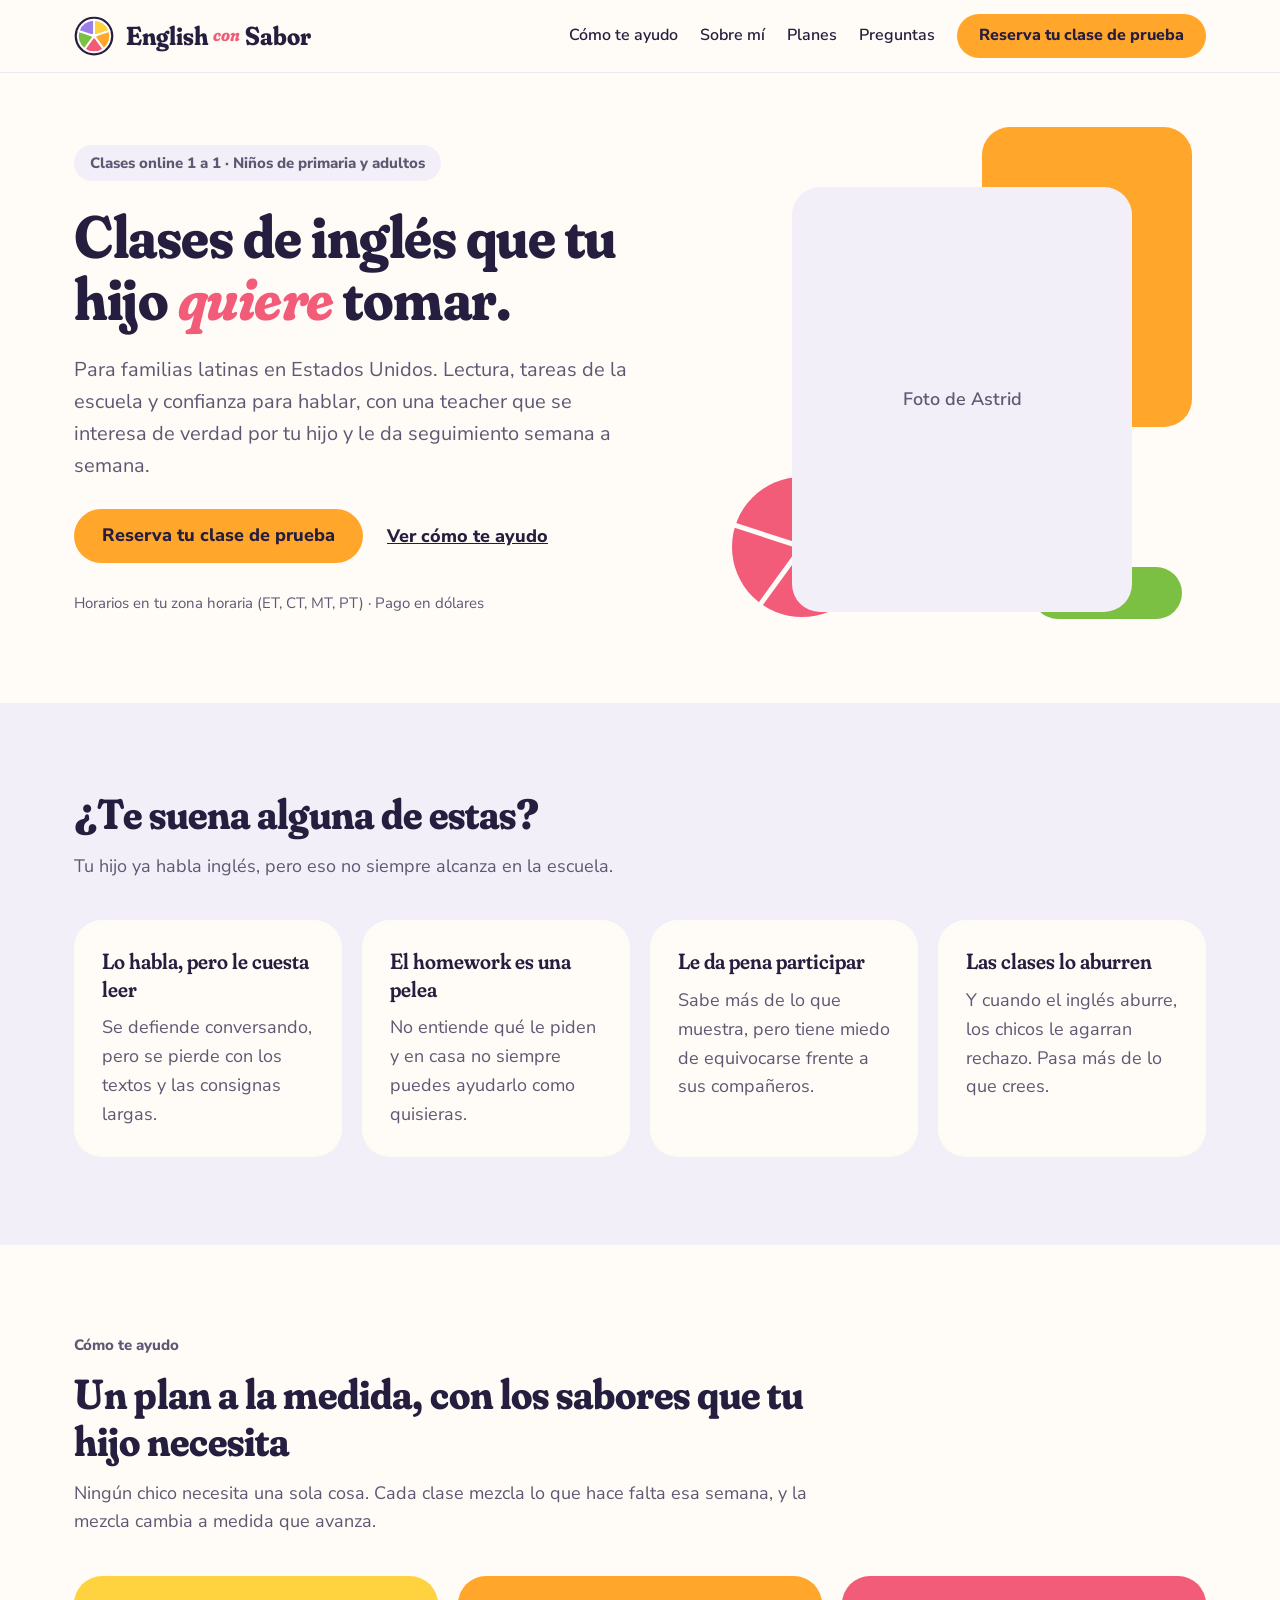
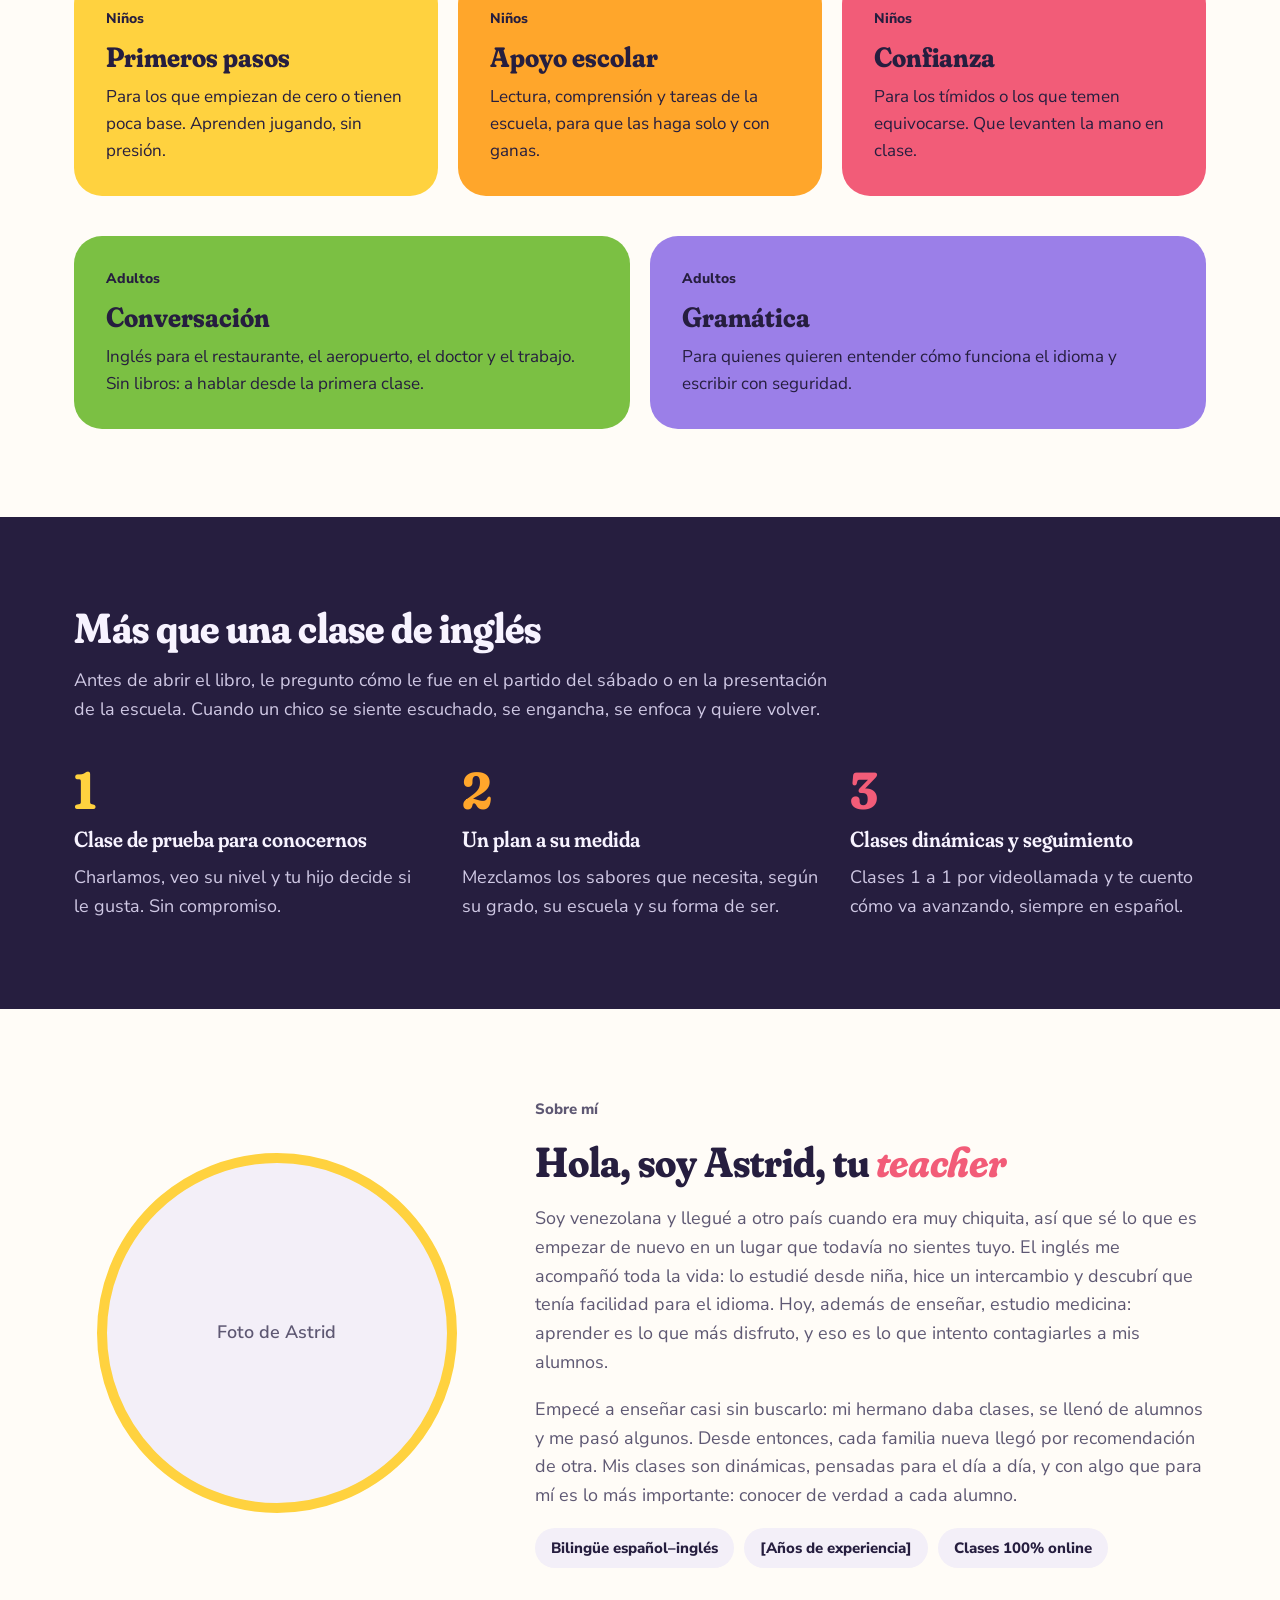
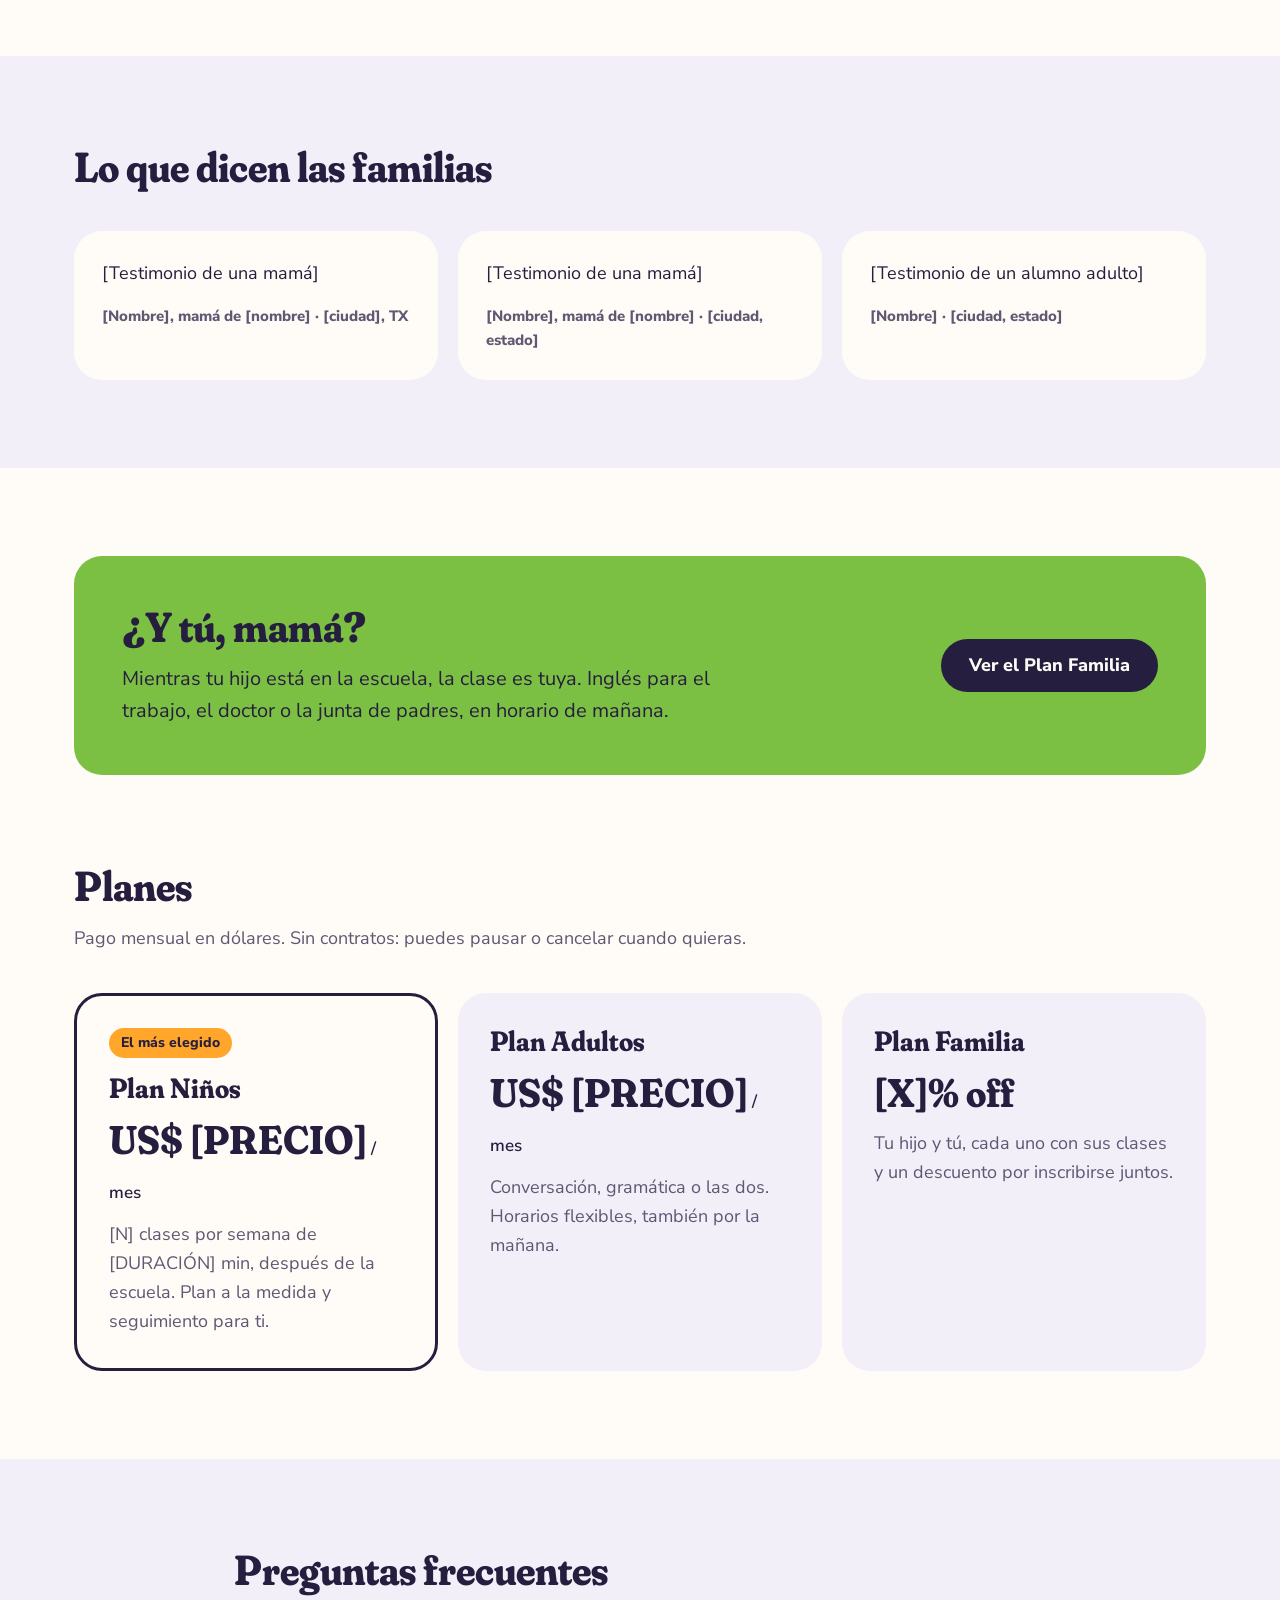
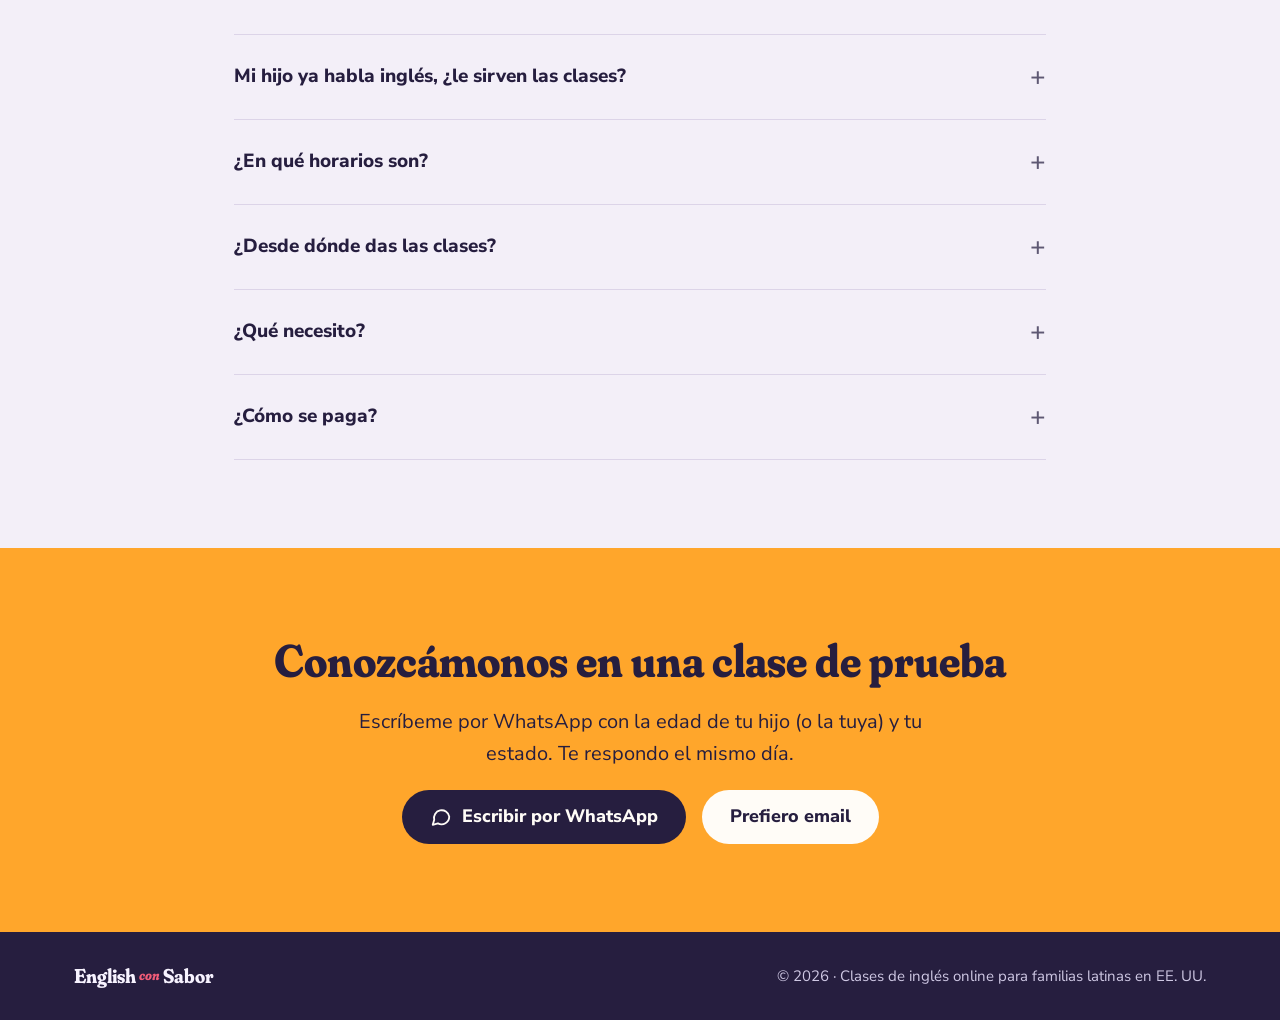
<file: index.html>
<!doctype html>
<html lang="es-US">
<head>
<meta charset="utf-8">
<meta name="viewport" content="width=device-width, initial-scale=1">
<title>Clases de inglés online para niños latinos en EE. UU. | English con Sabor</title>
<meta name="description" content="Clases de inglés online 1 a 1 para niños de primaria y adultos latinos en Estados Unidos. Apoyo escolar, lectura y confianza, en tu zona horaria. Clase de prueba.">
<!-- TODO: cambiar el dominio cuando lo compremos -->
<link rel="canonical" href="https://englishconsabor.com/">
<meta name="theme-color" content="#FFA62B">
<link rel="icon" href="/img/rodaja.svg" type="image/svg+xml">

<!-- Cómo se ve el link al compartirlo (WhatsApp, Facebook) -->
<meta property="og:type" content="website">
<meta property="og:locale" content="es_US">
<meta property="og:site_name" content="English con Sabor">
<meta property="og:title" content="English con Sabor — Clases de inglés que tu hijo quiere tomar">
<meta property="og:description" content="Clases online 1 a 1 para familias latinas en Estados Unidos. Apoyo escolar, lectura y confianza para hablar.">
<meta property="og:url" content="https://englishconsabor.com/">
<!-- TODO: crear og-image.jpg (1200x630) cuando estén las fotos -->
<meta property="og:image" content="https://englishconsabor.com/img/og-image.jpg">
<meta name="twitter:card" content="summary_large_image">

<link rel="preconnect" href="https://fonts.googleapis.com">
<link rel="preconnect" href="https://fonts.gstatic.com" crossorigin>
<link href="https://fonts.googleapis.com/css2?family=Fraunces:ital,opsz,wght,SOFT@0,9..144,600..700,100;1,9..144,600..700,100&family=Nunito+Sans:wght@400;600;800&display=swap" rel="stylesheet">
<link rel="stylesheet" href="/styles.css">

<script type="application/ld+json">
{
  "@context": "https://schema.org",
  "@graph": [
    {
      "@type": "EducationalOrganization",
      "@id": "https://englishconsabor.com/#org",
      "name": "English con Sabor",
      "url": "https://englishconsabor.com/",
      "logo": "https://englishconsabor.com/img/rodaja.svg",
      "description": "Clases de inglés online 1 a 1 para niños de primaria y adultos latinos en Estados Unidos.",
      "areaServed": {"@type": "Country", "name": "United States"},
      "availableLanguage": ["es", "en"],
      "founder": {"@id": "https://englishconsabor.com/#astrid"},
      "makesOffer": [
        {"@type": "Offer", "itemOffered": {"@type": "Service", "name": "Clases de inglés online para niños", "description": "Primeros pasos, apoyo escolar y confianza para niños de primaria."}},
        {"@type": "Offer", "itemOffered": {"@type": "Service", "name": "Clases de inglés online para adultos", "description": "Conversación para situaciones reales y gramática."}}
      ]
    },
    {
      "@type": "Person",
      "@id": "https://englishconsabor.com/#astrid",
      "name": "Astrid",
      "jobTitle": "Profesora de inglés",
      "worksFor": {"@id": "https://englishconsabor.com/#org"},
      "knowsLanguage": ["es", "en"]
    },
    {
      "@type": "FAQPage",
      "mainEntity": [
        {"@type": "Question", "name": "Mi hijo ya habla inglés, ¿le sirven las clases?", "acceptedAnswer": {"@type": "Answer", "text": "Sí, y es el caso más común. Trabajamos lectura, comprensión y las tareas de la escuela, que es donde más se nota la diferencia."}},
        {"@type": "Question", "name": "¿En qué horarios son las clases?", "acceptedAnswer": {"@type": "Answer", "text": "Los niños, después de la escuela. Los adultos, también por la mañana. Siempre en tu zona horaria de Estados Unidos."}},
        {"@type": "Question", "name": "¿Desde dónde das las clases?", "acceptedAnswer": {"@type": "Answer", "text": "Las clases son online, por videollamada, con alumnos en varios estados, sobre todo en Texas."}},
        {"@type": "Question", "name": "¿Qué necesito para las clases?", "acceptedAnswer": {"@type": "Answer", "text": "Una computadora o tablet con cámara y buena conexión a internet."}},
        {"@type": "Question", "name": "¿Cómo se paga?", "acceptedAnswer": {"@type": "Answer", "text": "En dólares, a mes adelantado."}}
      ]
    }
  ]
}
</script>
</head>
<body>

<header class="site-header">
  <nav class="nav wrap" aria-label="Principal">
    <a href="#inicio" class="brand" aria-label="English con Sabor, inicio">
      <img src="/img/rodaja.svg" width="40" height="40" alt="">
      <span class="wordmark">English <em>con</em> Sabor</span>
    </a>
    <div class="nav-links">
      <a href="#sabores">Cómo te ayudo</a>
      <a href="#sobre-mi">Sobre mí</a>
      <a href="#planes">Planes</a>
      <a href="#preguntas">Preguntas</a>
      <a href="#reservar" class="btn btn-mango btn-sm">Reserva tu clase de prueba</a>
    </div>
  </nav>
</header>

<main>

<!-- HERO -->
<section id="inicio" class="hero">
  <div class="wrap hero-grid">
    <div class="hero-text">
      <p class="pill">Clases online 1 a 1 · Niños de primaria y adultos</p>
      <h1 class="display">Clases de inglés que tu hijo <em>quiere</em> tomar.</h1>
      <p class="lead">Para familias latinas en Estados Unidos. Lectura, tareas de la escuela y confianza para hablar, con una teacher que se interesa de verdad por tu hijo y le da seguimiento semana a semana.</p>
      <div class="actions">
        <a href="#reservar" class="btn btn-mango">Reserva tu clase de prueba</a>
        <a href="#sabores" class="link-strong">Ver cómo te ayudo</a>
      </div>
      <p class="small muted">Horarios en tu zona horaria (ET, CT, MT, PT) · Pago en dólares</p>
    </div>
    <div class="hero-art">
      <svg class="hero-shapes" viewBox="0 0 460 520" aria-hidden="true">
        <rect x="250" y="0" width="210" height="300" rx="28" fill="#FFA62B"/>
        <circle cx="70" cy="420" r="70" fill="#F25C78"/>
        <path d="M70 420V350M70 420L136.6 398.4M70 420L111.1 476.6M70 420L28.9 476.6M70 420L3.4 398.4" stroke="#FFFCF7" stroke-width="5" stroke-linecap="round"/>
        <rect x="300" y="440" width="150" height="52" rx="26" fill="#7BC043"/>
      </svg>
      <!-- TODO FOTO: reemplazar este div por
           <img class="hero-photo" src="/img/astrid-hero.jpg" width="680" height="850" alt="Astrid, profesora de inglés de English con Sabor, dando clase online"> -->
      <div class="hero-photo placeholder">Foto de Astrid</div>
    </div>
  </div>
</section>

<!-- PROBLEMAS -->
<section class="section bg-nube">
  <div class="wrap stack-lg">
    <div class="intro">
      <h2 class="h2">¿Te suena alguna de estas?</h2>
      <p class="muted">Tu hijo ya habla inglés, pero eso no siempre alcanza en la escuela.</p>
    </div>
    <div class="cards">
      <article class="card">
        <h3 class="h3">Lo habla, pero le cuesta leer</h3>
        <p class="muted">Se defiende conversando, pero se pierde con los textos y las consignas largas.</p>
      </article>
      <article class="card">
        <h3 class="h3">El homework es una pelea</h3>
        <p class="muted">No entiende qué le piden y en casa no siempre puedes ayudarlo como quisieras.</p>
      </article>
      <article class="card">
        <h3 class="h3">Le da pena participar</h3>
        <p class="muted">Sabe más de lo que muestra, pero tiene miedo de equivocarse frente a sus compañeros.</p>
      </article>
      <article class="card">
        <h3 class="h3">Las clases lo aburren</h3>
        <p class="muted">Y cuando el inglés aburre, los chicos le agarran rechazo. Pasa más de lo que crees.</p>
      </article>
    </div>
  </div>
</section>

<!-- SABORES -->
<section id="sabores" class="section">
  <div class="wrap stack-lg">
    <div class="intro">
      <p class="eyebrow">Cómo te ayudo</p>
      <h2 class="h2">Un plan a la medida, con los sabores que tu hijo necesita</h2>
      <p class="muted">Ningún chico necesita una sola cosa. Cada clase mezcla lo que hace falta esa semana, y la mezcla cambia a medida que avanza.</p>
    </div>
    <div class="cards">
      <article class="sabor bg-maracuya">
        <p class="label">Niños</p>
        <h3 class="h3-lg">Primeros pasos</h3>
        <p>Para los que empiezan de cero o tienen poca base. Aprenden jugando, sin presión.</p>
      </article>
      <article class="sabor bg-mango">
        <p class="label">Niños</p>
        <h3 class="h3-lg">Apoyo escolar</h3>
        <p>Lectura, comprensión y tareas de la escuela, para que las haga solo y con ganas.</p>
      </article>
      <article class="sabor bg-frutilla">
        <p class="label">Niños</p>
        <h3 class="h3-lg">Confianza</h3>
        <p>Para los tímidos o los que temen equivocarse. Que levanten la mano en clase.</p>
      </article>
    </div>
    <div class="cards cards-wide">
      <article class="sabor bg-lima">
        <p class="label">Adultos</p>
        <h3 class="h3-lg">Conversación</h3>
        <p>Inglés para el restaurante, el aeropuerto, el doctor y el trabajo. Sin libros: a hablar desde la primera clase.</p>
      </article>
      <article class="sabor bg-mora">
        <p class="label">Adultos</p>
        <h3 class="h3-lg">Gramática</h3>
        <p>Para quienes quieren entender cómo funciona el idioma y escribir con seguridad.</p>
      </article>
    </div>
  </div>
</section>

<!-- VÍNCULO Y PASOS -->
<section class="section bg-tinta">
  <div class="wrap stack-lg">
    <div class="intro">
      <h2 class="h2">Más que una clase de inglés</h2>
      <p class="on-dark-muted">Antes de abrir el libro, le pregunto cómo le fue en el partido del sábado o en la presentación de la escuela. Cuando un chico se siente escuchado, se engancha, se enfoca y quiere volver.</p>
    </div>
    <ol class="steps">
      <li>
        <span class="step-num c-maracuya">1</span>
        <h3 class="h3">Clase de prueba para conocernos</h3>
        <p class="on-dark-muted">Charlamos, veo su nivel y tu hijo decide si le gusta. Sin compromiso.</p>
      </li>
      <li>
        <span class="step-num c-mango">2</span>
        <h3 class="h3">Un plan a su medida</h3>
        <p class="on-dark-muted">Mezclamos los sabores que necesita, según su grado, su escuela y su forma de ser.</p>
      </li>
      <li>
        <span class="step-num c-frutilla">3</span>
        <h3 class="h3">Clases dinámicas y seguimiento</h3>
        <p class="on-dark-muted">Clases 1 a 1 por videollamada y te cuento cómo va avanzando, siempre en español.</p>
      </li>
    </ol>
  </div>
</section>

<!-- SOBRE MÍ -->
<section id="sobre-mi" class="section">
  <div class="wrap about">
    <div class="about-photo-wrap">
      <!-- TODO FOTO: reemplazar este div por
           <img class="about-photo" src="/img/astrid.jpg" width="720" height="720" alt="Astrid, profesora de inglés"> -->
      <div class="about-photo placeholder">Foto de Astrid</div>
    </div>
    <div class="about-text stack">
      <p class="eyebrow">Sobre mí</p>
      <h2 class="h2">Hola, soy Astrid, tu <em>teacher</em></h2>
      <p class="muted">Soy venezolana y llegué a otro país cuando era muy chiquita, así que sé lo que es empezar de nuevo en un lugar que todavía no sientes tuyo. El inglés me acompañó toda la vida: lo estudié desde niña, hice un intercambio y descubrí que tenía facilidad para el idioma. Hoy, además de enseñar, estudio medicina: aprender es lo que más disfruto, y eso es lo que intento contagiarles a mis alumnos.</p>
      <p class="muted">Empecé a enseñar casi sin buscarlo: mi hermano daba clases, se llenó de alumnos y me pasó algunos. Desde entonces, cada familia nueva llegó por recomendación de otra. Mis clases son dinámicas, pensadas para el día a día, y con algo que para mí es lo más importante: conocer de verdad a cada alumno.</p>
      <ul class="chips">
        <li>Bilingüe español–inglés</li>
        <li><!-- TODO --> [Años de experiencia]</li>
        <li>Clases 100% online</li>
      </ul>
    </div>
  </div>
</section>

<!-- TESTIMONIOS -->
<section class="section bg-nube">
  <div class="wrap stack-lg">
    <h2 class="h2">Lo que dicen las familias</h2>
    <div class="cards">
      <!-- TODO TESTIMONIOS: reemplazar con los textos reales (con permiso de cada familia) -->
      <figure class="card quote">
        <blockquote>[Testimonio de una mamá]</blockquote>
        <figcaption>[Nombre], mamá de [nombre] · [ciudad], TX</figcaption>
      </figure>
      <figure class="card quote">
        <blockquote>[Testimonio de una mamá]</blockquote>
        <figcaption>[Nombre], mamá de [nombre] · [ciudad, estado]</figcaption>
      </figure>
      <figure class="card quote">
        <blockquote>[Testimonio de un alumno adulto]</blockquote>
        <figcaption>[Nombre] · [ciudad, estado]</figcaption>
      </figure>
    </div>
  </div>
</section>

<!-- FAMILIA -->
<section class="section section-tight-bottom">
  <div class="wrap">
    <div class="band bg-lima">
      <div class="stack">
        <h2 class="h2">¿Y tú, mamá?</h2>
        <p class="lead-dark">Mientras tu hijo está en la escuela, la clase es tuya. Inglés para el trabajo, el doctor o la junta de padres, en horario de mañana.</p>
      </div>
      <a href="#planes" class="btn btn-tinta">Ver el Plan Familia</a>
    </div>
  </div>
</section>

<!-- PLANES -->
<section id="planes" class="section">
  <div class="wrap stack-lg">
    <div class="intro">
      <h2 class="h2">Planes</h2>
      <p class="muted">Pago mensual en dólares. Sin contratos: puedes pausar o cancelar cuando quieras.</p>
    </div>
    <div class="cards">
      <article class="plan plan-featured">
        <p class="badge">El más elegido</p>
        <h3 class="h3-lg">Plan Niños</h3>
        <p class="price">US$ [PRECIO]<span> / mes</span></p>
        <p class="muted">[N] clases por semana de [DURACIÓN] min, después de la escuela. Plan a la medida y seguimiento para ti.</p>
      </article>
      <article class="plan">
        <h3 class="h3-lg">Plan Adultos</h3>
        <p class="price">US$ [PRECIO]<span> / mes</span></p>
        <p class="muted">Conversación, gramática o las dos. Horarios flexibles, también por la mañana.</p>
      </article>
      <article class="plan">
        <h3 class="h3-lg">Plan Familia</h3>
        <p class="price">[X]% off</p>
        <p class="muted">Tu hijo y tú, cada uno con sus clases y un descuento por inscribirse juntos.</p>
      </article>
    </div>
  </div>
</section>

<!-- PREGUNTAS -->
<section id="preguntas" class="section bg-nube">
  <div class="wrap-narrow stack-lg">
    <h2 class="h2">Preguntas frecuentes</h2>
    <div class="faq">
      <details>
        <summary>Mi hijo ya habla inglés, ¿le sirven las clases?</summary>
        <p>Sí, y es el caso más común. Trabajamos lectura, comprensión y las tareas de la escuela, que es donde más se nota la diferencia.</p>
      </details>
      <details>
        <summary>¿En qué horarios son?</summary>
        <p>Los niños, después de la escuela. Los adultos, también por la mañana. Siempre en tu zona horaria de Estados Unidos.</p>
      </details>
      <details>
        <summary>¿Desde dónde das las clases?</summary>
        <p>Doy clases online desde [PAÍS], con alumnos en varios estados, sobre todo en Texas. Todo es por videollamada, así que la distancia no se nota.</p>
      </details>
      <details>
        <summary>¿Qué necesito?</summary>
        <p>Una computadora o tablet con cámara y buena conexión. Usamos [Zoom / Google Meet].</p>
      </details>
      <details>
        <summary>¿Cómo se paga?</summary>
        <p>En dólares, a mes adelantado, por [Zelle / PayPal / tarjeta].</p>
      </details>
    </div>
  </div>
</section>

<!-- RESERVAR -->
<section id="reservar" class="section bg-mango">
  <div class="wrap-narrow cta">
    <h2 class="h2-lg">Conozcámonos en una clase de prueba</h2>
    <p class="lead-dark">Escríbeme por WhatsApp con la edad de tu hijo (o la tuya) y tu estado. Te respondo el mismo día.</p>
    <div class="actions actions-center">
      <!-- TODO: número con código de país, sin + ni espacios. Ej: https://wa.me/5491112345678 -->
      <a href="https://wa.me/NUMERO?text=Hola%20Astrid%2C%20quiero%20reservar%20una%20clase%20de%20prueba" class="btn btn-tinta">
        <svg width="22" height="22" viewBox="0 0 24 24" fill="none" stroke="currentColor" stroke-width="2" stroke-linecap="round" stroke-linejoin="round" aria-hidden="true"><path d="M21 11.5a8.4 8.4 0 0 1-12.4 7.4L3 20.5l1.6-5.4A8.4 8.4 0 1 1 21 11.5z"/></svg>
        Escribir por WhatsApp
      </a>
      <!-- TODO: email -->
      <a href="mailto:EMAIL" class="btn btn-leche">Prefiero email</a>
    </div>
  </div>
</section>

</main>

<footer class="site-footer">
  <div class="wrap footer-row">
    <span class="wordmark wordmark-light">English <em>con</em> Sabor</span>
    <span>© 2026 · Clases de inglés online para familias latinas en EE. UU.</span>
  </div>
</footer>

</body>
</html>
</file>
<file: styles.css>
/* English con Sabor — estilos. Colores y tipografías del manual de marca. */
:root {
  --leche: #FFFCF7;
  --nube: #F3EFF8;
  --tinta: #261E3F;
  --tinta-suave: #5E5873;
  --on-dark-muted: #CFC8E4;
  --mango: #FFA62B;
  --frutilla: #F25C78;
  --maracuya: #FFD23F;
  --lima: #7BC043;
  --mora: #9B7FE8;
  --linea: #DCD4E8;
  --radius-lg: 28px;
  --display: "Fraunces", Georgia, serif;
  --sans: "Nunito Sans", system-ui, sans-serif;
}

*, *::before, *::after { box-sizing: border-box; }
html { scroll-behavior: smooth; }
body {
  margin: 0;
  background: var(--leche);
  color: var(--tinta);
  font-family: var(--sans);
  font-size: 18px;
  line-height: 1.6;
  -webkit-font-smoothing: antialiased;
}
img { max-width: 100%; display: block; }
a { color: var(--tinta); }
a:hover { color: var(--tinta-suave); }
:focus-visible { outline: 3px solid var(--mora); outline-offset: 3px; border-radius: 6px; }
p, h1, h2, h3 { margin: 0; }

/* Layout */
.wrap { max-width: 1180px; margin: 0 auto; padding: 0 24px; }
.wrap-narrow { max-width: 860px; margin: 0 auto; padding: 0 24px; }
.section { padding: 88px 0; }
.section-tight-bottom { padding-bottom: 0; }
.stack { display: flex; flex-direction: column; gap: 18px; }
.stack-lg { display: flex; flex-direction: column; gap: 40px; }
.intro { max-width: 760px; display: flex; flex-direction: column; gap: 14px; }
.cards { display: flex; flex-wrap: wrap; gap: 20px; }
.cards > * { flex: 1 1 260px; }
.cards-wide > * { flex: 1 1 420px; }

/* Fondos */
.bg-nube { background: var(--nube); }
.bg-tinta { background: var(--tinta); color: #F7F3FF; }
.bg-mango { background: var(--mango); }
.bg-frutilla { background: var(--frutilla); }
.bg-maracuya { background: var(--maracuya); }
.bg-lima { background: var(--lima); }
.bg-mora { background: var(--mora); }
.c-maracuya { color: var(--maracuya); }
.c-mango { color: var(--mango); }
.c-frutilla { color: var(--frutilla); }

/* Tipografía */
.display, .h2, .h2-lg, .h3, .h3-lg, .wordmark, .price, .step-num {
  font-family: var(--display);
  font-variation-settings: "SOFT" 100, "opsz" 144;
}
.display { font-weight: 700; font-size: clamp(40px, 6vw, 60px); line-height: 1.04; letter-spacing: -0.5px; }
.display em, .h2 em, .wordmark em { font-style: italic; color: var(--frutilla); }
.h2 { font-weight: 700; font-size: clamp(32px, 4vw, 42px); line-height: 1.12; }
.h2-lg { font-weight: 700; font-size: clamp(34px, 4.5vw, 46px); line-height: 1.1; }
.h3 { font-weight: 600; font-size: 22px; line-height: 1.25; }
.h3-lg { font-weight: 700; font-size: 28px; line-height: 1.15; }
.lead { font-size: 20px; color: var(--tinta-suave); max-width: 560px; }
.lead-dark { font-size: 20px; max-width: 600px; }
.muted { color: var(--tinta-suave); }
.on-dark-muted { color: var(--on-dark-muted); }
.small { font-size: 15px; }
.eyebrow { font-weight: 800; font-size: 15px; color: var(--tinta-suave); }
.label { font-weight: 800; font-size: 14px; }

/* Header */
.site-header { border-bottom: 1px solid #ECE6F2; background: var(--leche); }
.nav { display: flex; flex-wrap: wrap; align-items: center; justify-content: space-between; gap: 16px; padding-top: 14px; padding-bottom: 14px; }
.brand { display: inline-flex; align-items: center; gap: 12px; text-decoration: none; }
.wordmark { font-weight: 700; font-size: 26px; line-height: 1; white-space: nowrap; }
.wordmark em { font-size: 0.7em; position: relative; top: -0.22em; }
.wordmark-light { color: #F7F3FF; font-size: 20px; }
.nav-links { display: flex; flex-wrap: wrap; align-items: center; gap: 22px; font-weight: 600; font-size: 16px; }
.nav-links a:not(.btn) { text-decoration: none; }

/* Botones */
.btn {
  display: inline-flex; align-items: center; gap: 10px;
  min-height: 44px; padding: 16px 28px; border-radius: 999px;
  font-weight: 800; font-size: 18px; text-decoration: none; line-height: 1.2;
}
.btn-sm { padding: 12px 22px; font-size: 16px; }
.btn-mango { background: var(--mango); color: var(--tinta); }
.btn-tinta { background: var(--tinta); color: var(--leche); }
.btn-leche { background: var(--leche); color: var(--tinta); }
.btn:hover { filter: brightness(0.95); color: inherit; }
.btn-tinta:hover { color: var(--leche); }
.link-strong { font-weight: 800; font-size: 18px; padding: 16px 8px; }
.actions { display: flex; flex-wrap: wrap; gap: 16px; align-items: center; }
.actions-center { justify-content: center; }

/* Hero */
.hero { overflow: hidden; }
.hero-grid { display: flex; flex-wrap: wrap; align-items: center; gap: 56px; padding-top: 72px; padding-bottom: 88px; }
.hero-text { flex: 1 1 500px; min-width: 0; display: flex; flex-direction: column; gap: 24px; }
.pill { align-self: flex-start; background: var(--nube); border-radius: 999px; padding: 6px 16px; font-size: 15px; font-weight: 800; color: var(--tinta-suave); }
.hero-art { flex: 1 1 400px; min-width: 0; position: relative; display: flex; justify-content: center; }
.hero-shapes { position: absolute; top: -20px; width: 460px; max-width: 100%; height: auto; }
.hero-photo { position: relative; width: 340px; max-width: 100%; aspect-ratio: 4 / 5; border-radius: var(--radius-lg); margin-top: 40px; object-fit: cover; }

/* Placeholder de foto (se borra cuando estén las fotos) */
.placeholder { background: var(--nube); display: flex; align-items: center; justify-content: center; text-align: center; color: var(--tinta-suave); font-weight: 600; }

/* Tarjetas */
.card { background: var(--leche); border-radius: var(--radius-lg); padding: 28px; display: flex; flex-direction: column; gap: 10px; }
.bg-nube .card { background: var(--leche); }
.sabor { border-radius: var(--radius-lg); padding: 32px; display: flex; flex-direction: column; gap: 10px; color: var(--tinta); }
.sabor p:last-child { font-size: 17px; }

/* Pasos */
.steps { list-style: none; margin: 0; padding: 0; display: flex; flex-wrap: wrap; gap: 32px; }
.steps li { flex: 1 1 260px; display: flex; flex-direction: column; gap: 10px; }
.step-num { font-size: 52px; font-weight: 700; line-height: 1; }

/* Sobre mí */
.about { display: flex; flex-wrap: wrap; gap: 56px; align-items: center; }
.about-photo-wrap { flex: 1 1 320px; min-width: 0; display: flex; justify-content: center; }
.about-photo { width: 360px; max-width: 100%; aspect-ratio: 1 / 1; border-radius: 50%; border: 10px solid var(--maracuya); object-fit: cover; }
.about-text { flex: 2 1 500px; min-width: 0; }
.chips { list-style: none; margin: 0; padding: 0; display: flex; flex-wrap: wrap; gap: 10px; }
.chips li { background: var(--nube); border-radius: 999px; padding: 8px 16px; font-size: 15px; font-weight: 800; }

/* Testimonios */
.quote { margin: 0; gap: 16px; }
.quote blockquote { margin: 0; font-size: 18px; }
.quote figcaption { font-size: 15px; font-weight: 800; color: var(--tinta-suave); }

/* Franja familia */
.band { border-radius: var(--radius-lg); padding: 48px; display: flex; flex-wrap: wrap; gap: 32px; align-items: center; justify-content: space-between; }
.band .stack { flex: 1 1 460px; min-width: 0; gap: 12px; }

/* Planes */
.plan { background: var(--nube); border-radius: var(--radius-lg); padding: 32px; display: flex; flex-direction: column; gap: 14px; }
.plan-featured { background: var(--leche); border: 3px solid var(--tinta); }
.badge { align-self: flex-start; background: var(--mango); border-radius: 999px; padding: 4px 12px; font-size: 14px; font-weight: 800; }
.price { font-size: 40px; font-weight: 700; line-height: 1.1; }
.price span { font-family: var(--sans); font-size: 17px; font-weight: 600; }

/* Preguntas */
.faq details { border-top: 1px solid var(--linea); padding: 20px 0; }
.faq details:last-child { border-bottom: 1px solid var(--linea); }
.faq summary { cursor: pointer; font-size: 19px; font-weight: 800; list-style: none; display: flex; justify-content: space-between; gap: 16px; min-height: 44px; align-items: center; }
.faq summary::-webkit-details-marker { display: none; }
.faq summary::after { content: "+"; font-size: 26px; font-weight: 600; color: var(--tinta-suave); }
.faq details[open] summary::after { content: "–"; }
.faq details p { margin-top: 8px; color: var(--tinta-suave); font-size: 17px; }

/* Llamado final */
.cta { display: flex; flex-direction: column; align-items: center; gap: 20px; text-align: center; }

/* Footer */
.site-footer { background: var(--tinta); color: var(--on-dark-muted); font-size: 15px; }
.footer-row { display: flex; flex-wrap: wrap; justify-content: space-between; align-items: center; gap: 16px; padding-top: 32px; padding-bottom: 32px; }

/* Celular */
@media (max-width: 720px) {
  body { font-size: 17px; }
  .section { padding: 64px 0; }
  .nav-links a:not(.btn) { display: none; }
  .wordmark { font-size: 22px; }
  .hero-grid { padding-top: 40px; padding-bottom: 64px; gap: 40px; }
  .band { padding: 32px 24px; }
}

@media (prefers-reduced-motion: reduce) {
  html { scroll-behavior: auto; }
}
</file>
